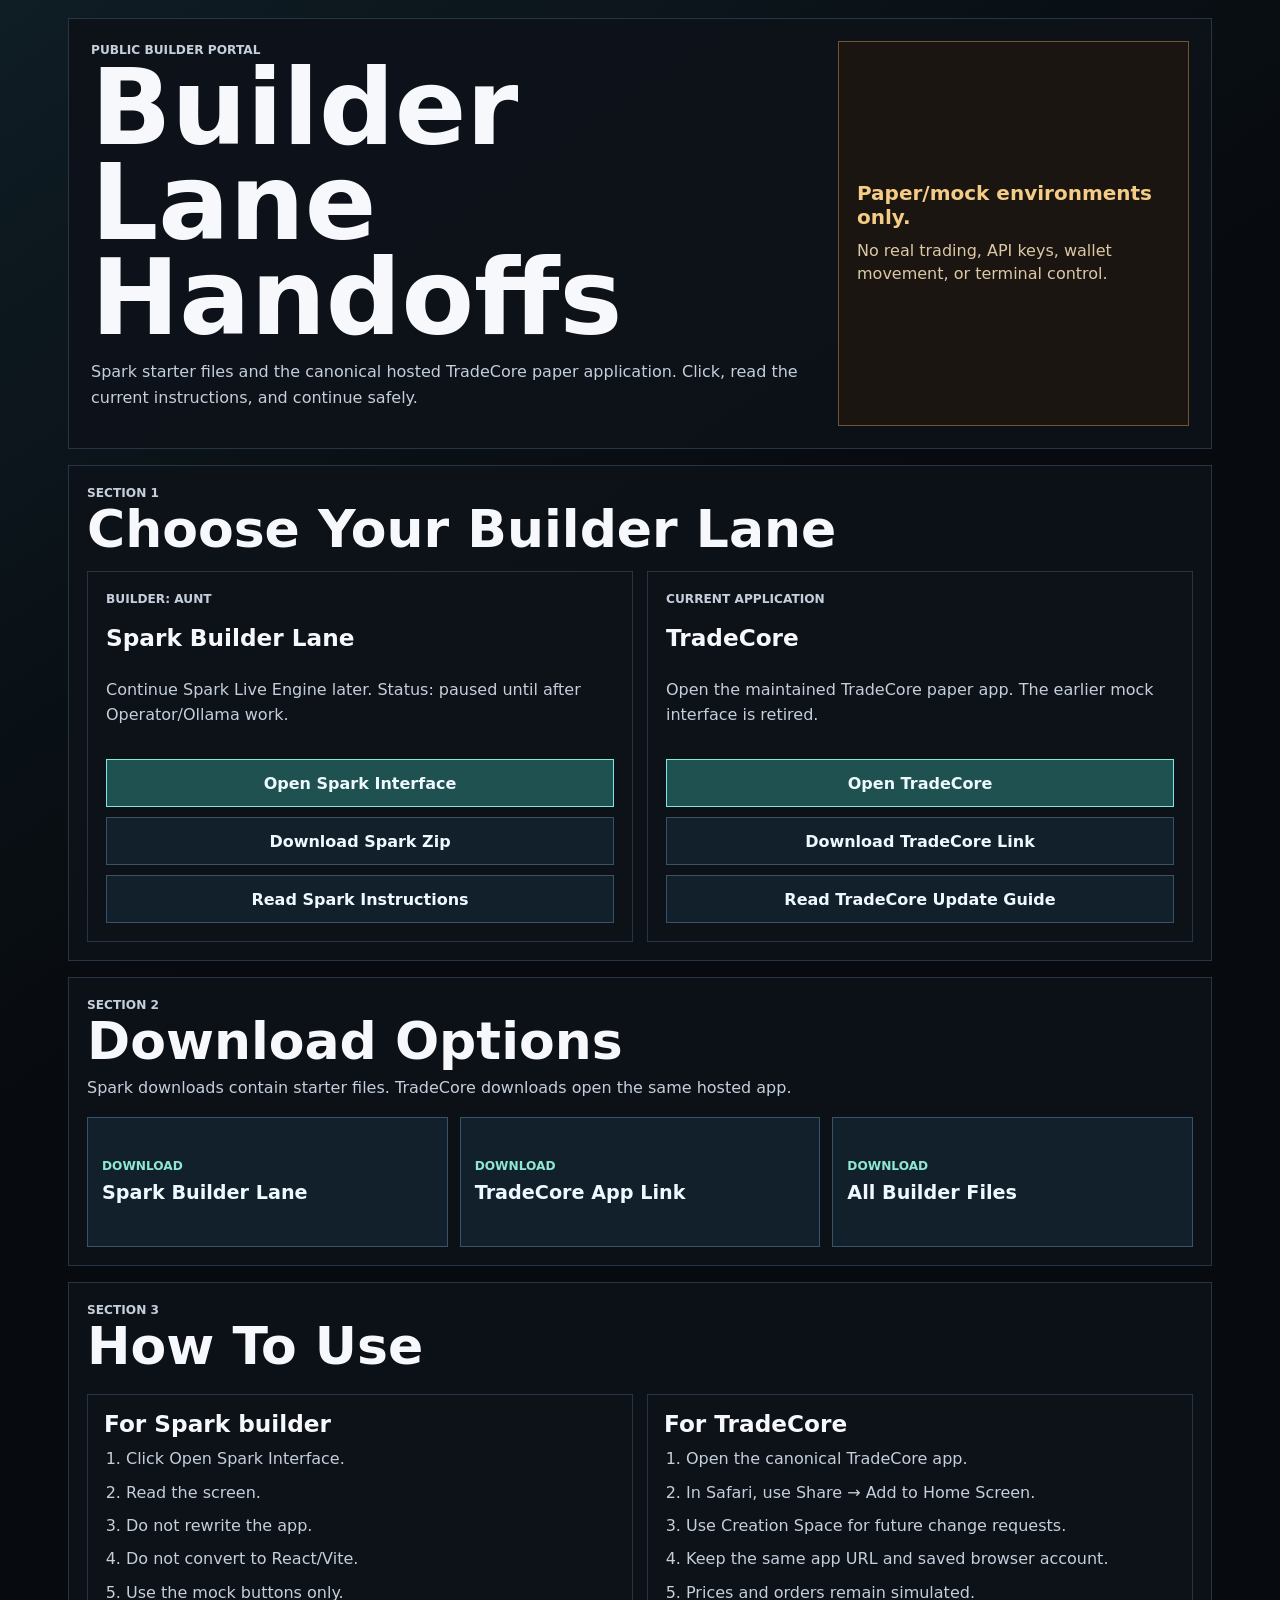
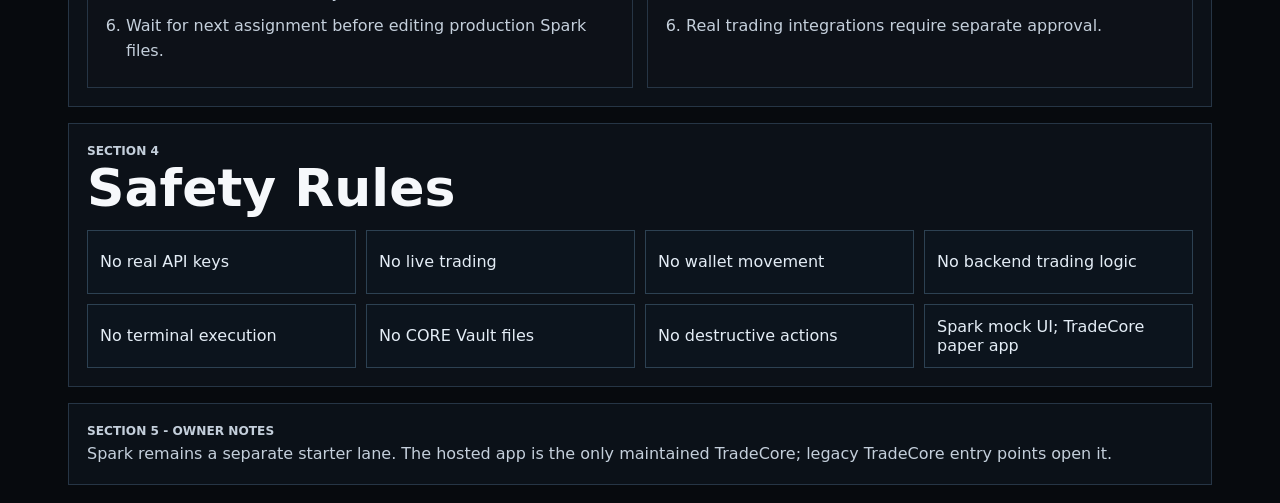
<file: index.html>
<!doctype html>
<html lang="en">
  <head>
    <meta charset="UTF-8" />
    <meta name="viewport" content="width=device-width, initial-scale=1.0" />
    <meta name="description" content="Spark starter files and the canonical hosted TradeCore paper application." />
    <title>Builder Lane Handoffs</title>
    <link rel="stylesheet" href="./style.css" />
  </head>
  <body>
    <main class="portal-shell">
      <header class="hero">
        <div>
          <p class="label">Public builder portal</p>
          <h1>Builder Lane Handoffs</h1>
          <p>
            Spark starter files and the canonical hosted TradeCore paper application. Click,
            read the current instructions, and continue safely.
          </p>
        </div>
        <aside class="warning-card">
          <strong>Paper/mock environments only.</strong>
          <span>No real trading, API keys, wallet movement, or terminal control.</span>
        </aside>
      </header>

      <section class="section-block">
        <div class="section-heading">
          <p class="label">Section 1</p>
          <h2>Choose Your Builder Lane</h2>
        </div>
        <div class="lane-grid">
          <article class="lane-card">
            <p class="label">Builder: Aunt</p>
            <h3>Spark Builder Lane</h3>
            <p>Continue Spark Live Engine later. Status: paused until after Operator/Ollama work.</p>
            <div class="button-stack">
              <a class="button primary" href="./spark/builder-start-interface/spark-builder-start.html">Open Spark Interface</a>
              <a class="button" href="./packages/Spark_Builder_Lane.zip" download>Download Spark Zip</a>
              <a class="button" href="./instructions/SPARK_BUILDER_INSTRUCTIONS.md">Read Spark Instructions</a>
            </div>
          </article>

          <article class="lane-card">
            <p class="label">Current application</p>
            <h3>TradeCore</h3>
            <p>Open the maintained TradeCore paper app. The earlier mock interface is retired.</p>
            <div class="button-stack">
              <a class="button primary" href="https://tradecore-fusion-mobile.dewytick512.chatgpt.site/">Open TradeCore</a>
              <a class="button" href="./packages/TradeCore_UI_Lane.zip" download>Download TradeCore Link</a>
              <a class="button" href="./instructions/TRADECORE_UI_BUILDER_INSTRUCTIONS.md">Read TradeCore Update Guide</a>
            </div>
          </article>
        </div>
      </section>

      <section class="section-block">
        <div class="section-heading">
          <p class="label">Section 2</p>
          <h2>Download Options</h2>
          <p>Spark downloads contain starter files. TradeCore downloads open the same hosted app.</p>
        </div>
        <div class="download-row">
          <a class="download-card" href="./packages/Spark_Builder_Lane.zip" download><span>Download</span><strong>Spark Builder Lane</strong></a>
          <a class="download-card" href="./packages/TradeCore_UI_Lane.zip" download><span>Download</span><strong>TradeCore App Link</strong></a>
          <a class="download-card" href="./packages/Builder_Lanes_All.zip" download><span>Download</span><strong>All Builder Files</strong></a>
        </div>
      </section>

      <section class="section-block use-grid">
        <div class="section-heading">
          <p class="label">Section 3</p>
          <h2>How To Use</h2>
        </div>
        <article class="steps-card">
          <h3>For Spark builder</h3>
          <ol>
            <li>Click Open Spark Interface.</li>
            <li>Read the screen.</li>
            <li>Do not rewrite the app.</li>
            <li>Do not convert to React/Vite.</li>
            <li>Use the mock buttons only.</li>
            <li>Wait for next assignment before editing production Spark files.</li>
          </ol>
        </article>
        <article class="steps-card">
          <h3>For TradeCore</h3>
          <ol>
            <li>Open the canonical TradeCore app.</li>
            <li>In Safari, use Share &rarr; Add to Home Screen.</li>
            <li>Use Creation Space for future change requests.</li>
            <li>Keep the same app URL and saved browser account.</li>
            <li>Prices and orders remain simulated.</li>
            <li>Real trading integrations require separate approval.</li>
          </ol>
        </article>
      </section>

      <section class="section-block">
        <div class="section-heading">
          <p class="label">Section 4</p>
          <h2>Safety Rules</h2>
        </div>
        <ul class="safety-grid">
          <li>No real API keys</li>
          <li>No live trading</li>
          <li>No wallet movement</li>
          <li>No backend trading logic</li>
          <li>No terminal execution</li>
          <li>No CORE Vault files</li>
          <li>No destructive actions</li>
          <li>Spark mock UI; TradeCore paper app</li>
        </ul>
      </section>

      <section class="owner-note">
        <p class="label">Section 5 - Owner Notes</p>
        <p>Spark remains a separate starter lane. The hosted app is the only maintained TradeCore; legacy TradeCore entry points open it.</p>
      </section>
    </main>
  </body>
</html>
</file>
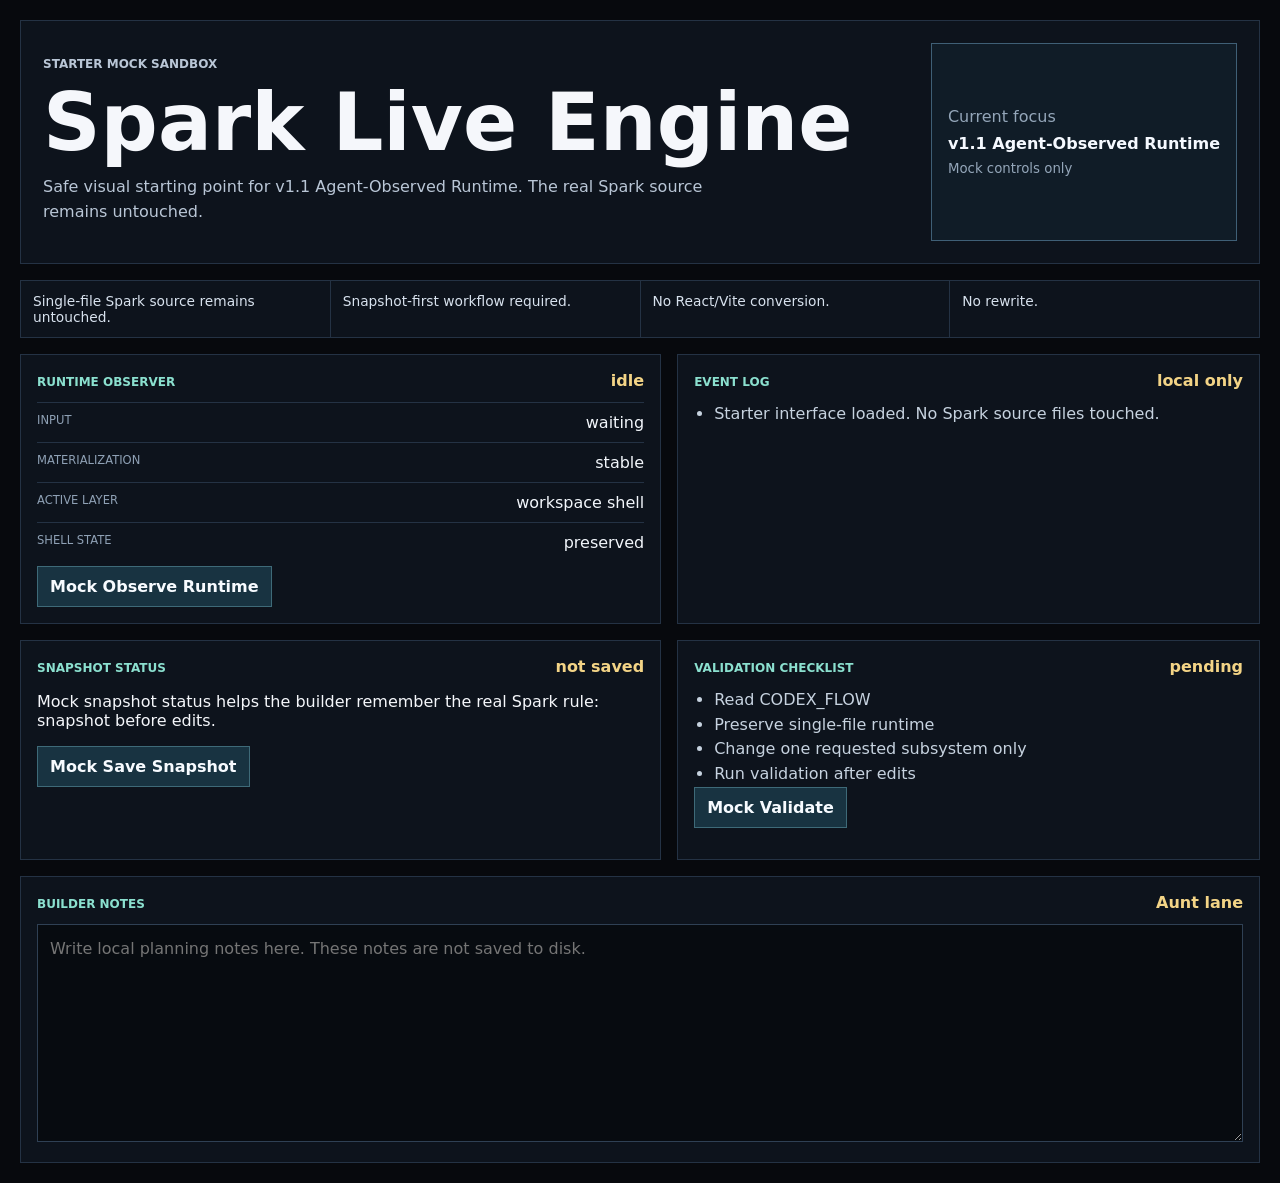
<file: spark/builder-start-interface/spark-builder-start.html>
﻿<!doctype html>
<html lang="en">
  <head>
    <meta charset="UTF-8" />
    <meta name="viewport" content="width=device-width, initial-scale=1.0" />
    <title>Spark Builder Start Interface</title>
    <link rel="stylesheet" href="spark-builder-start.css" />
  </head>
  <body>
    <main class="spark-shell">
      <header class="hero">
        <div>
          <p class="label">Starter mock sandbox</p>
          <h1>Spark Live Engine</h1>
          <p>Safe visual starting point for v1.1 Agent-Observed Runtime. The real Spark source remains untouched.</p>
        </div>
        <section class="status-card" aria-label="Spark status">
          <span>Current focus</span>
          <strong>v1.1 Agent-Observed Runtime</strong>
          <small>Mock controls only</small>
        </section>
      </header>

      <section class="rule-strip" aria-label="Spark builder rules">
        <span>Single-file Spark source remains untouched.</span>
        <span>Snapshot-first workflow required.</span>
        <span>No React/Vite conversion.</span>
        <span>No rewrite.</span>
      </section>

      <section class="grid">
        <article class="panel observer-panel">
          <div class="panel-head">
            <span class="label">Runtime Observer</span>
            <strong id="observerState">idle</strong>
          </div>
          <dl>
            <div><dt>Input</dt><dd id="inputState">waiting</dd></div>
            <div><dt>Materialization</dt><dd id="materialState">stable</dd></div>
            <div><dt>Active layer</dt><dd id="layerState">workspace shell</dd></div>
            <div><dt>Shell state</dt><dd id="shellState">preserved</dd></div>
          </dl>
          <button id="observeButton" type="button">Mock Observe Runtime</button>
        </article>

        <article class="panel">
          <div class="panel-head">
            <span class="label">Event Log</span>
            <strong>local only</strong>
          </div>
          <ul id="eventLog" class="event-log">
            <li>Starter interface loaded. No Spark source files touched.</li>
          </ul>
        </article>

        <article class="panel">
          <div class="panel-head">
            <span class="label">Snapshot Status</span>
            <strong id="snapshotState">not saved</strong>
          </div>
          <p>Mock snapshot status helps the builder remember the real Spark rule: snapshot before edits.</p>
          <button id="snapshotButton" type="button">Mock Save Snapshot</button>
        </article>

        <article class="panel">
          <div class="panel-head">
            <span class="label">Validation Checklist</span>
            <strong id="validationState">pending</strong>
          </div>
          <ul class="checklist">
            <li>Read CODEX_FLOW</li>
            <li>Preserve single-file runtime</li>
            <li>Change one requested subsystem only</li>
            <li>Run validation after edits</li>
          </ul>
          <button id="validateButton" type="button">Mock Validate</button>
        </article>

        <article class="panel notes-panel">
          <div class="panel-head">
            <span class="label">Builder Notes</span>
            <strong>Aunt lane</strong>
          </div>
          <textarea id="builderNotes" rows="8" placeholder="Write local planning notes here. These notes are not saved to disk."></textarea>
        </article>
      </section>
    </main>
    <script src="spark-builder-start.js"></script>
  </body>
</html>
</file>
<file: style.css>
:root {
  color-scheme: dark;
  font-family: Inter, ui-sans-serif, system-ui, -apple-system, BlinkMacSystemFont, "Segoe UI", sans-serif;
  background: #070a0e;
  color: #f6f8fb;
}

* { box-sizing: border-box; }
body {
  margin: 0;
  min-width: 320px;
  min-height: 100vh;
  background: linear-gradient(145deg, rgba(29, 65, 78, .34), transparent 38%), #070a0e;
}
a { color: inherit; }

.portal-shell {
  width: min(1180px, 100%);
  margin: 0 auto;
  padding: 18px;
  display: flex;
  flex-direction: column;
  gap: 16px;
}

.hero, .section-block, .owner-note, .lane-card, .steps-card, .download-card, .warning-card {
  border: 1px solid #263545;
  background: rgba(13, 18, 25, .94);
}

.hero {
  min-height: 360px;
  display: grid;
  grid-template-columns: minmax(0, 1.35fr) minmax(260px, .65fr);
  gap: 18px;
  align-items: stretch;
  padding: 22px;
}

.hero > div { display: flex; flex-direction: column; justify-content: center; }
.label { margin: 0; color: #8ee7d0; font-size: .76rem; font-weight: 800; text-transform: uppercase; }
h1, h2, h3, p { margin-top: 0; letter-spacing: 0; }
h1 { margin-bottom: 14px; font-size: clamp(2.8rem, 9vw, 6.6rem); line-height: .9; }
h2 { margin-bottom: 8px; font-size: clamp(1.7rem, 5vw, 3.25rem); line-height: 1; }
h3 { margin-bottom: 10px; font-size: 1.45rem; line-height: 1.1; }
.hero p, .section-heading p, .lane-card p, .steps-card li, .owner-note p { color: #c4cfdb; line-height: 1.58; }

.warning-card {
  display: flex;
  flex-direction: column;
  justify-content: center;
  gap: 10px;
  padding: 18px;
  background: #1a1510;
  border-color: #70532f;
}
.warning-card strong { color: #f4cc85; font-size: 1.25rem; }
.warning-card span { color: #ddc8a6; line-height: 1.45; }

.section-block, .owner-note { padding: 18px; }
.section-heading { margin-bottom: 16px; }
.lane-grid { display: grid; grid-template-columns: repeat(2, minmax(0, 1fr)); gap: 14px; }
.lane-card { min-height: 330px; padding: 18px; display: flex; flex-direction: column; gap: 16px; }
.button-stack { margin-top: auto; display: grid; gap: 10px; }

.button, .download-card {
  min-height: 48px;
  border: 1px solid #385268;
  background: #12202b;
  color: #eef8ff;
  display: flex;
  align-items: center;
  justify-content: center;
  padding: 12px 14px;
  text-align: center;
  text-decoration: none;
  font-weight: 800;
}
.button:hover, .download-card:hover { border-color: #80e8d6; background: #1b4350; }
.button.primary { background: #1e514f; border-color: #80e8d6; }
.download-row { display: grid; grid-template-columns: repeat(3, minmax(0, 1fr)); gap: 12px; }
.download-card { min-height: 130px; align-items: flex-start; flex-direction: column; }
.download-card span { color: #8ee7d0; font-size: .76rem; text-transform: uppercase; }
.download-card strong { margin-top: 8px; font-size: 1.2rem; }

.use-grid { display: grid; grid-template-columns: 1fr 1fr; gap: 14px; }
.use-grid .section-heading { grid-column: 1 / -1; margin-bottom: 0; }
.steps-card { padding: 16px; }
.steps-card ol { margin: 0; padding-left: 22px; }
.steps-card li { margin-bottom: 8px; }
.safety-grid { display: grid; grid-template-columns: repeat(4, minmax(0, 1fr)); gap: 10px; margin: 0; padding: 0; list-style: none; }
.safety-grid li { border: 1px solid #2d4152; background: #0c141d; color: #e4edf6; padding: 12px; min-height: 64px; display: flex; align-items: center; }
.owner-note { background: #0b1118; }
.owner-note p:last-child { margin-bottom: 0; }

@media (max-width: 860px) {
  .hero, .lane-grid, .download-row, .use-grid { grid-template-columns: 1fr; }
  .hero { min-height: auto; }
  .safety-grid { grid-template-columns: repeat(2, minmax(0, 1fr)); }
}

@media (max-width: 560px) {
  .portal-shell { padding: 10px; }
  .hero, .section-block, .owner-note, .lane-card { padding: 14px; }
  .safety-grid { grid-template-columns: 1fr; }
}
</file>
<file: spark/builder-start-interface/spark-builder-start.css>
﻿:root {
  color-scheme: dark;
  font-family: Inter, ui-sans-serif, system-ui, -apple-system, BlinkMacSystemFont, "Segoe UI", sans-serif;
  background: #07090d;
  color: #f5f7fb;
}

* { box-sizing: border-box; }
body { margin: 0; min-width: 320px; min-height: 100vh; background: #07090d; }
button, textarea { font: inherit; }
button { cursor: pointer; }

.spark-shell { min-height: 100vh; padding: 20px; display: flex; flex-direction: column; gap: 16px; }
.hero, .rule-strip, .panel { border: 1px solid #243244; background: #0d131c; }
.hero { display: flex; justify-content: space-between; gap: 20px; padding: 22px; align-items: stretch; }
.hero h1 { margin: 4px 0; font-size: clamp(2.2rem, 7vw, 5rem); line-height: .92; letter-spacing: 0; }
.hero p { max-width: 720px; color: #b9c6d6; line-height: 1.55; }
.label { color: #8be0cf; font-size: .75rem; text-transform: uppercase; font-weight: 800; }
.status-card { min-width: 260px; border: 1px solid #3f5f76; background: #101c27; padding: 16px; display: flex; flex-direction: column; justify-content: center; gap: 8px; }
.status-card span, .status-card small { color: #94a6b9; }
.status-card strong { color: #f5f9ff; }
.rule-strip { display: grid; grid-template-columns: repeat(4, minmax(0, 1fr)); gap: 1px; background: #243244; }
.rule-strip span { background: #0d131c; padding: 12px; color: #d8e2ee; font-size: .86rem; }
.grid { display: grid; grid-template-columns: 1.1fr 1fr; gap: 16px; }
.panel { padding: 16px; min-height: 220px; }
.panel-head { display: flex; justify-content: space-between; gap: 12px; align-items: baseline; margin-bottom: 12px; }
.panel-head strong { color: #f3d486; }
dl { display: grid; gap: 10px; margin: 0 0 14px; }
dl div { display: flex; justify-content: space-between; border-top: 1px solid #243244; padding-top: 10px; }
dt { color: #8fa1b5; text-transform: uppercase; font-size: .72rem; }
dd { margin: 0; color: #f2f6fb; }
button { border: 1px solid #3e6a78; background: #183341; color: #f7fbff; padding: 10px 12px; font-weight: 800; }
button:hover { border-color: #80e8d6; background: #1d4a55; }
.event-log, .checklist { margin: 0; padding-left: 20px; color: #c6d2df; line-height: 1.55; }
.event-log li { margin-bottom: 8px; }
.notes-panel { grid-column: 1 / -1; }
textarea { width: 100%; resize: vertical; border: 1px solid #2f4054; background: #070b10; color: #f7fbff; padding: 12px; line-height: 1.5; }
@media (max-width: 820px) { .hero, .grid { grid-template-columns: 1fr; display: grid; } .rule-strip { grid-template-columns: 1fr; } .status-card { min-width: 0; } }
</file>
